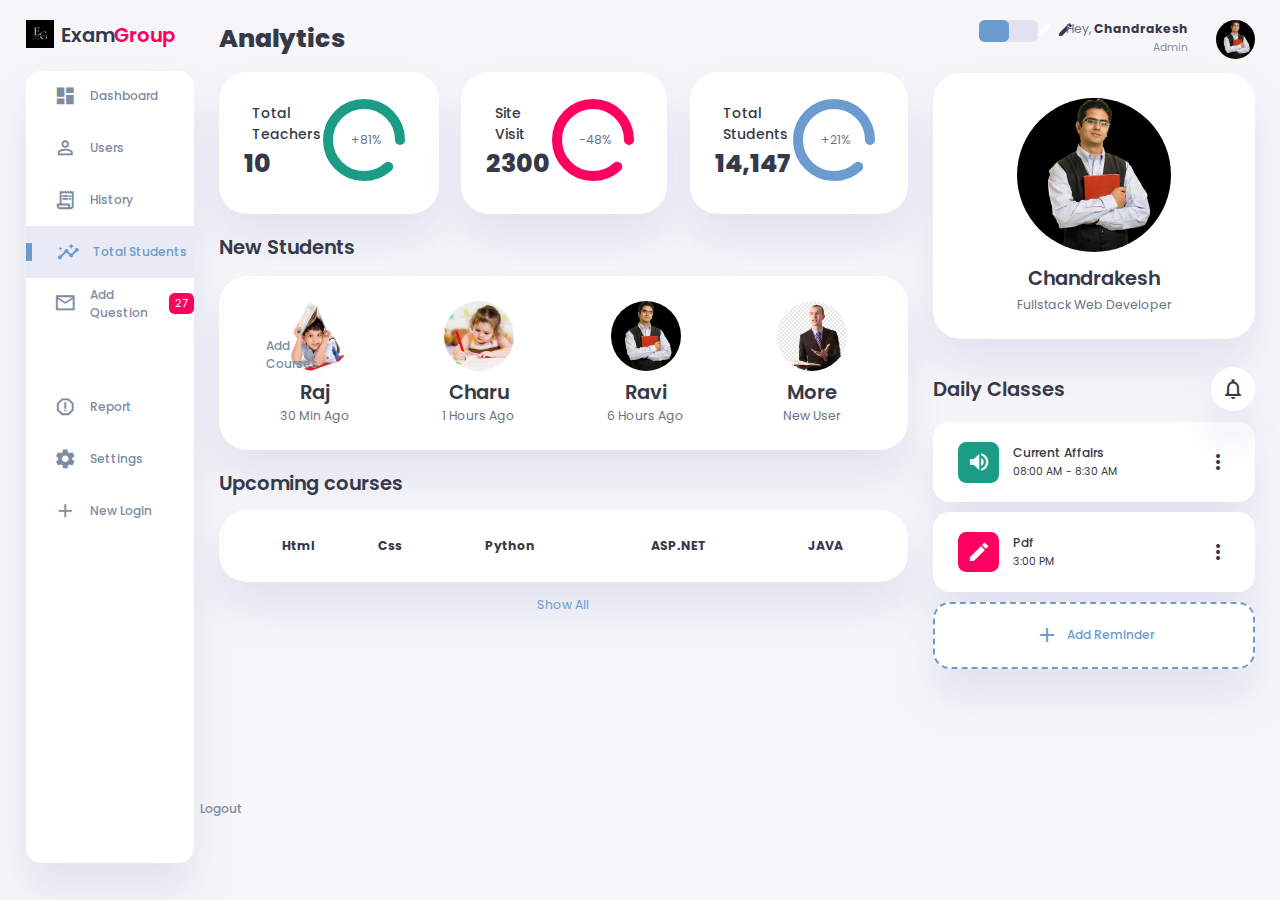
<file: online website/dashbord1.html>
<!DOCTYPE html>
<html lang="en">

<head>
    <meta charset="UTF-8">
    <meta name="viewport" content="width=device-width, initial-scale=1.0">
    <link href="https://fonts.googleapis.com/icon?family=Material+Icons+Sharp" rel="stylesheet">
    <link rel="stylesheet" href="dashbord1.css">
    <title>Responsive Dashboard Design #1 | AsmrProg</title>
</head>

<body>

    <div class="container">
        <!-- Sidebar Section -->
        <aside>
            <div class="toggle">
                <div class="logo">
                    <img src="G (1).png">
                    <h2>Exam<span class="danger">Group</span></h2>
                </div>
                <div class="close" id="close-btn">
                    <span class="material-icons-sharp">
                        close
                    </span>
                </div>
            </div>

            <div class="sidebar">
                <a href="#">
                    <span class="material-icons-sharp">
                        dashboard
                    </span>
                    <h3>Dashboard</h3>
                </a>
                <a href="#">
                    <span class="material-icons-sharp">
                        person_outline
                    </span>
                    <h3>Users</h3>
                </a>
                <a href="#">
                    <span class="material-icons-sharp">
                        receipt_long
                    </span>
                    <h3>History</h3>
                </a>
                <a href="#" class="active">
                    <span class="material-icons-sharp">
                        insights
                    </span>
                    <h3>Total Students</h3>
                </a>
                <a href="quiz.html">
                    <span class="material-icons-sharp">
                        mail_outline
                    </span>
                    <h3>Add Question</h3>
                    <span class="message-count">27</span>
                </a>
                <a href="#">
                    <span class="material-icons-sharp">
                        inventory
                    </span>
                    <h3>Add Courses</h3>
                </a>
                <a href="#">
                    <span class="material-icons-sharp">
                        report_gmailerrorred
                    </span>
                    <h3>Report</h3>
                </a>
                <a href="#">
                    <span class="material-icons-sharp">
                        settings
                    </span>
                    <h3>Settings</h3>
                </a>
                <a href="#">
                    <span class="material-icons-sharp">
                        add
                    </span>
                    <h3>New Login</h3>
                </a>
                <a href="#">
                    <span class="material-icons-sharp">
                        logout
                    </span>
                    <h3>Logout</h3>
                </a>
            </div>
        </aside>
        <!-- End of Sidebar Section -->

        <!-- Main Content -->
        <main>
            <h1>Analytics</h1>
            <!-- Analyses -->
            <div class="analyse">
                <div class="sales">
                    <div class="status">
                        <div class="info">
                            <h3>Total Teachers</h3>
                            <h1>10</h1>
                        </div>
                        <div class="progresss">
                            <svg>
                                <circle cx="38" cy="38" r="36"></circle>
                            </svg>
                            <div class="percentage">
                                <p>+81%</p>
                            </div>
                        </div>
                    </div>
                </div>
                <div class="visits">
                    <div class="status">
                        <div class="info">
                            <h3>Site Visit</h3>
                            <h1>2300</h1>
                        </div>
                        <div class="progresss">
                            <svg>
                                <circle cx="38" cy="38" r="36"></circle>
                            </svg>
                            <div class="percentage">
                                <p>-48%</p>
                            </div>
                        </div>
                    </div>
                </div>
                <div class="searches">
                    <div class="status">
                        <div class="info">
                            <h3>Total Students</h3>
                            <h1>14,147</h1>
                        </div>
                        <div class="progresss">
                            <svg>
                                <circle cx="38" cy="38" r="36"></circle>
                            </svg>
                            <div class="percentage">
                                <p>+21%</p>
                            </div>
                        </div>
                    </div>
                </div>
            </div>
            <!-- End of Analyses -->

            <!-- New Users Section -->
            <div class="new-users">
                <h2>New Students</h2>
                <div class="user-list">
                    <div class="user">
                        <img src="raj.jpg">
                        <h2>Raj</h2>
                        <p>30 Min Ago</p>
                    </div>
                    <div class="user">
                        <img src="charu.jpg">
                        <h2>Charu</h2>
                        <p>1 Hours Ago</p>
                    </div>
                    <div class="user">
                        <img src="teacher3.jpg">
                        <h2>Ravi</h2>
                        <p>6 Hours Ago</p>
                    </div>
                    <div class="user">
                        <img src="teacher2.jpg">
                        <h2>More</h2>
                        <p>New User</p>
                    </div>
                </div>
            </div>
            <!-- End of New Users Section -->

            <!-- Recent Orders Table -->
            <div class="recent-orders">
                <h2>Upcoming courses</h2>
                <table>
                    <thead>
                        <tr>
                            <th>Html</th>
                            <th>Css</th>
                            <th>Python</th>
                            <th>ASP.NET</th>
                            <th>JAVA</th>
                        </tr>
                    </thead>
                    <tbody></tbody>
                </table>
                <a href="#">Show All</a>
            </div>
            <!-- End of Recent Orders -->

        </main>
        <!-- End of Main Content -->

        <!-- Right Section -->
        <div class="right-section">
            <div class="nav">
                <button id="menu-btn">
                    <span class="material-icons-sharp">
                        menu
                    </span>
                </button>
                <div class="dark-mode">
                    <span class="material-icons-sharp active">
                        light_mode
                    </span>
                    <span class="material-icons-sharp">
                        dark_mode
                    </span>
                </div>

                <div class="profile">
                    <div class="info">
                        <p>Hey, <b>Chandrakesh</b></p>
                        <small class="text-muted">Admin</small>
                    </div>
                    <div class="profile-photo">
                        <img src="teacher3.jpg">
                    </div>
                </div>

            </div>
            <!-- End of Nav -->

            <div class="user-profile">
                <div class="logo">
                    <img src="teacher3.jpg">
                    <h2>Chandrakesh</h2>
                    <p>Fullstack Web Developer</p>
                </div>
            </div>

            <div class="reminders">
                <div class="header">
                    <h2>Daily Classes</h2>
                    <span class="material-icons-sharp">
                        notifications_none
                    </span>
                </div>

                <div class="notification">
                    <div class="icon">
                        <span class="material-icons-sharp">
                            volume_up
                        </span>
                    </div>
                    <div class="content">
                        <div class="info">
                            <h3>Current Affairs</h3>
                            <small class="text_muted">
                                08:00 AM - 8:30 AM
                            </small>
                        </div>
                        <span class="material-icons-sharp">
                            more_vert
                        </span>
                    </div>
                </div>

                <div class="notification deactive">
                    <div class="icon">
                        <span class="material-icons-sharp">
                            edit
                        </span>
                    </div>
                    <div class="content">
                        <div class="info">
                            <h3>Pdf</h3>
                            <small class="text_muted">
                                3:00 PM
                            </small>
                        </div>
                        <span class="material-icons-sharp">
                            more_vert
                        </span>
                    </div>
                </div>

                <div class="notification add-reminder">
                    <div>
                        <span class="material-icons-sharp">
                            add
                        </span>
                        <h3>Add Reminder</h3>
                    </div>
                </div>

            </div>

        </div>


    </div>

    <script src="dashbord.js"></script>
    <script src="dashbord1.js"></script>
</body>

</html>
</file>
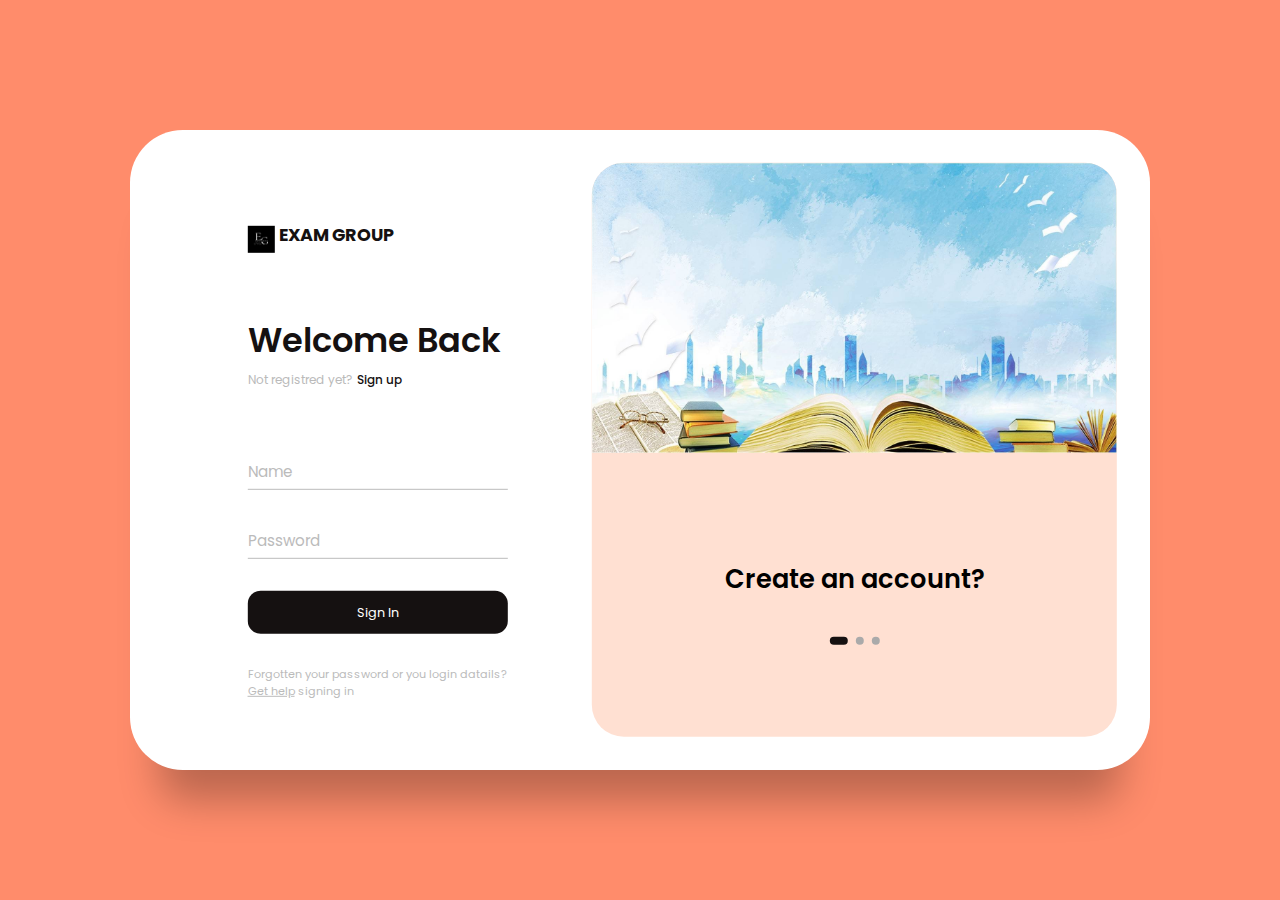
<file: online website/online quiz login page.html>
<!DOCTYPE html>
<html lang="en">
  <head>
    <meta charset="UTF-8" />
    <meta http-equiv="X-UA-Compatible" content="IE=edge" />
    <meta name="viewport" content="width=device-width, initial-scale=1.0" />
    <title>Sign in & Sign up Form</title>
    <link rel="stylesheet" href="online quiz login page.css" />
  </head>
  <body>
    <main>
      <div class="box">
        <div class="inner-box">
          <div class="forms-wrap">
            <form action="index.html" autocomplete="off" class="sign-in-form">
              <div class="logo">
                <img src="G (1).png" alt="EXAM GROUP" />
                <h4>EXAM GROUP</h4>
              </div>

              <div class="heading">
                <h2>Welcome Back</h2>
                <h6>Not registred yet?</h6>
                <a href="#" class="toggle">Sign up</a>
              </div>

              <div class="actual-form">
                <div class="input-wrap">
                  <input
                    type="text"
                    minlength="4"
                    class="input-field"
                    autocomplete="off"
                    required
                  />
                  <label>Name</label>
                </div>

                <div class="input-wrap">
                  <input
                    type="password"
                    minlength="4"
                    class="input-field"
                    autocomplete="off"
                    required
                  />
                  <label>Password</label>
                </div>

                <input type="submit" value="Sign In" class="sign-btn" />

                <p class="text">
                  Forgotten your password or you login datails?
                  <a href="#">Get help</a> signing in
                </p>
              </div>
            </form>

            <form action="index.html" autocomplete="off" class="sign-up-form">
              <div class="logo">
                <img src="G (1).png" alt="EXAM GROUP" />
                <h4>EXAM GROUP</h4>
              </div>

              <div class="heading">
                <h4>Get Started</h4>
                <h6>Already have an account?</h6>
                <a href="#" class="toggle">Sign in</a>
              </div>

              <div class="actual-form">
                <div class="input-wrap">
                  <input
                    type="text"
                    minlength="4"
                    class="input-field"
                    autocomplete="off"
                    required
                  />
                  <label>Name</label>
                </div>



                <div class="input-wrap">
                  <input
                    type="text"
                    class="input-field"
                    autocomplete="off"
                    required
                  />
                  <label>Father Name</label>
                </div>
                <div class="input-wrap">
                  <input
                    type="number"
                    class="input-field"
                    autocomplete="off"
                    required
                  />
                  <label>Mobile Number</label>
                </div>
                <div class="input-wrap">
                  <input
                    type="date"
                    class="input-field"
                    autocomplete="off"
                    required
                  />
                  <label>D.O.B.</label>
                </div>



                <div class="input-wrap">
                  <input
                    type="email"
                    class="input-field"
                    autocomplete="off"
                    required
                  />
                  <label>Email</label>
                </div>

                <div class="input-wrap">
                  <input
                    type="password"
                    minlength="4"
                    class="input-field"
                    autocomplete="off"
                    required
                  />
                  <label>Password</label>
                </div>

                <input type="submit" value="Sign Up" class="sign-btn" />

                <p class="text">
                  By signing up, I agree to the
                  <a href="#">Terms of Services</a> and
                  <a href="#">Privacy Policy</a>
                </p>
              </div>
            </form>
          </div>

          <div class="carousel">
            <div class="images-wrapper">
              <img src="book3.jpg" class="image img-1 show" alt="" />
              <img src="charu.jpg" class="image img-2" alt="" />
              <img src="book3.jpg" class="image img-3" alt="" />
            </div>

            <div class="text-slider">
              <div class="text-wrap">
                <div class="text-group">
                  <h2>Create an account?</h2>
                  <h2>Customize as you like</h2>
                  <h2>Invite students to your Website</h2>
                </div>
              </div>

              <div class="bullets">
                <span class="active" data-value="1"></span>
                <span data-value="2"></span>
                <span data-value="3"></span>
              </div>
            </div>
          </div>
        </div>
      </div>
    </main>

    <!-- Javascript file -->

    <script src="online quiz login page.js"></script>
  </body>
</html>
</file>
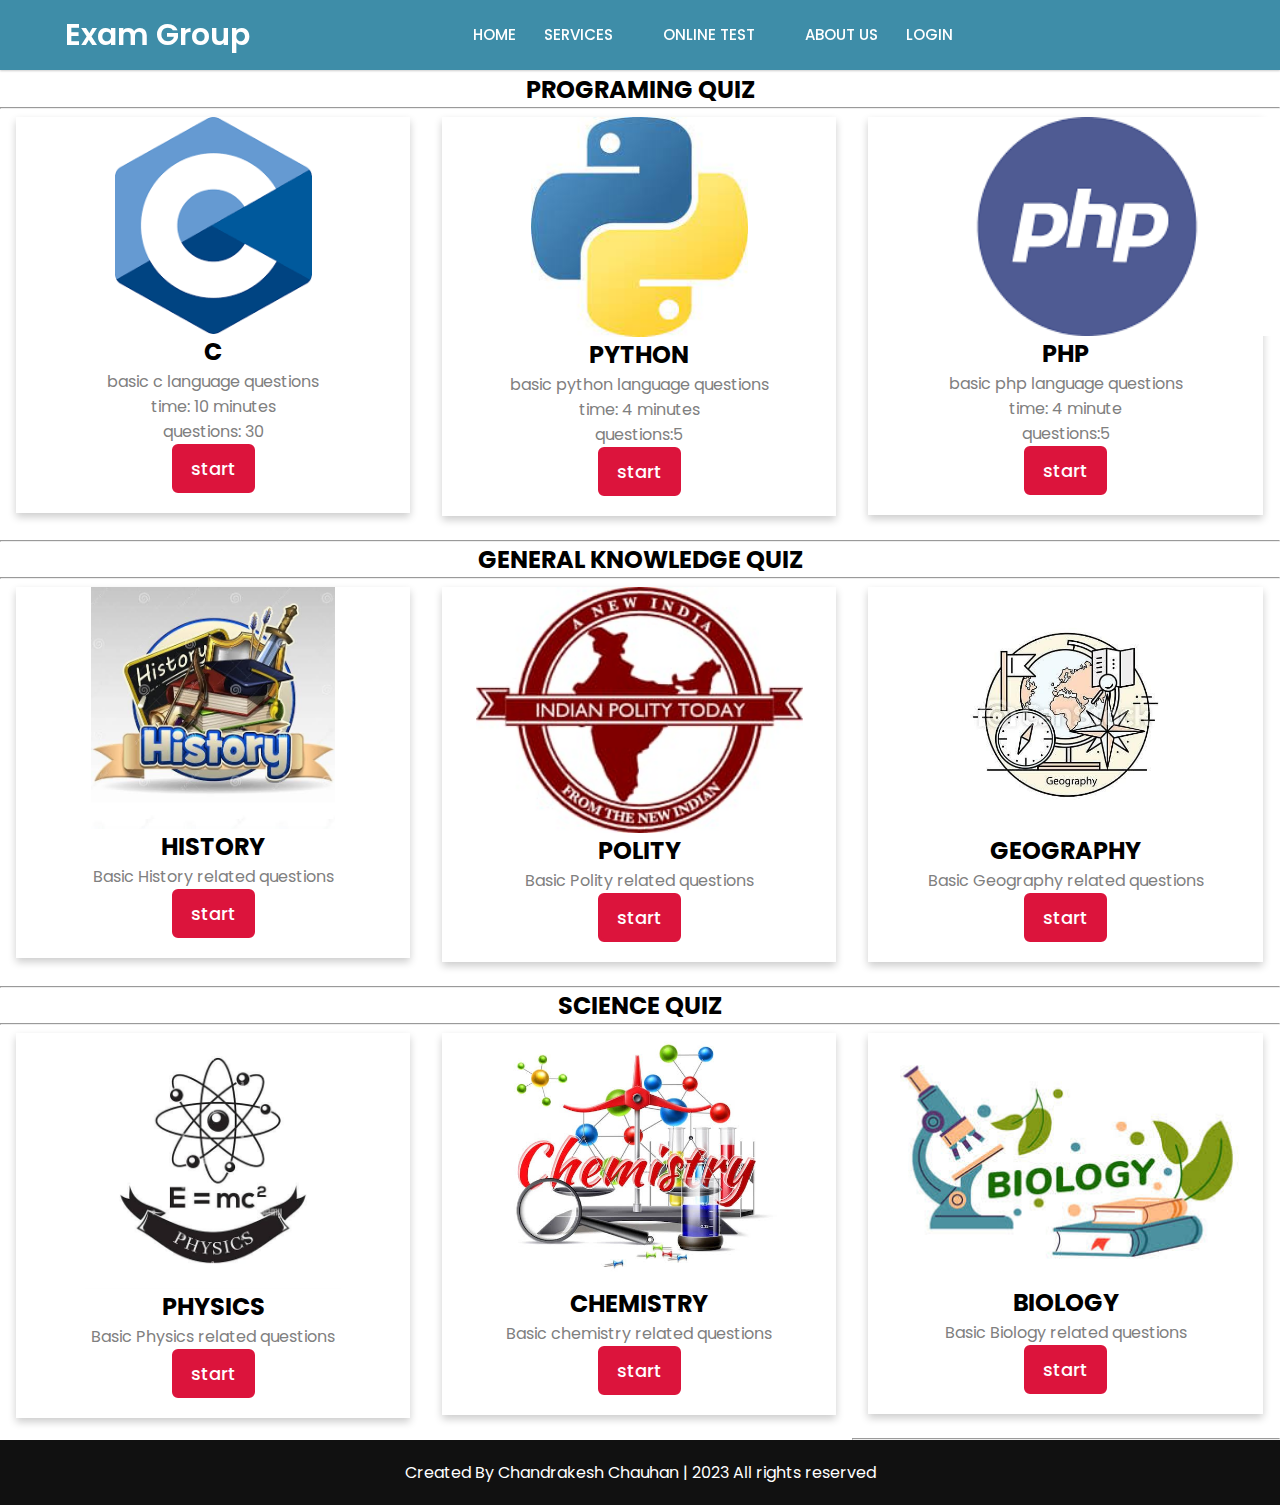
<file: online website/topic1.html>
<!DOCTYPE html>
<html>
<head>
<meta name="viewport" content="width=device-width, initial-scale=1">
<style>
  
body {
  font-family: Arial, Helvetica, sans-serif;
  margin: 0;
  
}

html {
  box-sizing: border-box;
}
/* navbar */



/* topic content */

*, *:before, *:after {
  box-sizing: inherit;
}

/* new property */
.programing{
margin-top: 70px;
}


.column {
  float: left;
  width: 33.3%;
  margin-bottom: 16px;
  padding: 0 8px;
}

.card {
  box-shadow: 0 4px 8px 0 rgba(0, 0, 0, 0.2);
  margin: 8px;
}

.about-section {
  padding: 50px;
  text-align: center;
  background-color: crimson;
  color: white;
}

.container {
  padding: 0 16px;
}

.container::after, .row::after {
  content: "";
  clear: both;
  display: table;
}

.title {
  color: grey;
}

.button {    display: inline-block;
    background-color: crimson;
    color: white;
    font-size: 18px;
    font-weight: 500;
    padding: 8px 16px;
    margin-bottom: 20px;
    border-radius: 6px;
    border: 3px solid crimson;
    transition: all 0.3s ease;
}


.button:hover {
  background-color: black;
}

@media screen and (max-width: 650px) {
  .column {
    width: auto;
    display: block;
  }
}
img {
  display: block;
  margin-left: auto;
  margin-right: auto;
}

.logout{
  display: flex;
  float: right;
  text-decoration: none;
  color: white;
  transition: all 0.3s ease;
  padding: 8px;
  border-radius: 6px;
  top: 15px;
  margin: 15px;
}

.logout:hover{
  color: black;
  background-color: white;
}
h1{
  text-align: center;
}
footer{
    background: #111;
    padding: 20px 23px;
    color: white;
    text-align: center;
}
</style>
<link rel="stylesheet" href="responsive navbar1.css" />
</head>
<body>
  <!--<a href="logout.php" class="logout">LOGOUT</a>
  <div class="about-section">
  <h1> Quizers Quiz</h1>
  <p> PROGRAMMING QUIZ</p>
  <p>  MOVIE QUIZ </p>
  <p> sports quiz </p>
</div>-->

<!--navbar-->

<!--<main class="main">
    <header class="header">
        <p href="a" class="logo">Exam Group</p>
        
        <nav class="navbar">

            <a href="test code.html" >Home</a>
            <a href="topic1.html" class="active">Services</a>
            <a href="dashbord1.html">DashBoard</a>
            <a href="about.html">About</a>
            <a href="online quiz login page.html">Login</a>
        </nav>
    </header>-->

    <nav>
      <div class="navbar">
        <i class='bx bx-menu'></i>
        <div class="logo"><a href="responsive navbar1.html">Exam Group</a></div>
        <div class="nav-links">
          <div class="sidebar-logo">
            <span class="logo-name">Exam Group</span>
            <i class='bx bx-x' ></i>
          </div>
          <ul class="links">
            <li><a href="test code.html">HOME</a></li>
            <li>
              <a href="topic1.html">SERVICES</a>
              <i class='bx bxs-chevron-down htmlcss-arrow arrow  '></i>
              <ul class="htmlCss-sub-menu sub-menu">
                <li><a href="dashbord1.html">DASHBOARD</a></li>
                <li><a href="gkquiz.html">SCIENCE</a></li>
                <li><a href="gk.html">SPORTS</a></li>
                <li class="more">
                  <span><a href="#">More</a>
                  <i class='bx bxs-chevron-right arrow more-arrow'></i>
                </span>
                  <ul class="more-sub-menu sub-menu">
                    <li><a href="gk.html">PROGRAMING</a></li>
                    <li><a href="gkquiz.html">CURRENT AFFAIR</a></li>
                    <li><a href="gkquiz.html">REASONING</a></li>
                  </ul>
                </li>
              </ul>
            </li>
            <li>
              <a href="quiz.html">ONLINE TEST</a>
              <i class='bx bxs-chevron-down js-arrow arrow '></i>
              <ul class="js-sub-menu sub-menu">
                <li><a href="quiz.html">GK</a></li>
                <li><a href="gk.html">MATH</a></li>
                <li><a href="gkquiz.html">SCIENCE</a></li>
                <li><a href="gk.html">Complete </a></li>
              </ul>
            </li>
            <li><a href="about.html">ABOUT US</a></li>
            <li><a href="online quiz login page.html">LOGIN</a></li>
          </ul>
        </div>
        <div class="search-box">
          <i class='bx bx-search'></i>
          <div class="input-box">
            <input type="text" placeholder="Search...">
          </div>
        </div>
      </div>
    </nav>
    <script src="responsive navbar1.js"></script>

<!--PROGRAMING -->
<hr>
<h2 style="text-align:center" class="programing"> PROGRAMING QUIZ  </h2>
<hr>
<div class="row">
  <div class="column">
    <div class="card">
     <img src="Clanguage.png" alt="2014" style="width:50%" height=":50%" >
      <div class="container">
        <center><h2>C </h2><center>
       <center> <p class="title"> basic c language questions <br> time: 10 minutes <br> questions: 30</p></center>
    <center>    <a href="gk.html"> <button class="button" > start</p></button></center></a>
       
      </div>
    </div>
  </div>

  <div class="row">
  <div class="column">
    <div class="card">
     <img src="[data-uri]" alt="2014" style="width:55%" height=":50%" >
      <div class="container">
        <center><h2> PYTHON </h2><center>
       <center> <p class="title"> basic python language questions  <br>time: 4 minutes <br> questions:5 </p></center>
    <center>    <a href="gk.html"> <button class="button" > start</p></button></center></a>
       
     </div>
    </div>
  </div>

  <div class="row">
  <div class="column">
    <div class="card">
     <img src="[data-uri]" alt="2014" style="width:111%"  height=":50%" >
      <div class="container">
        <center><h2> PHP </h2><center>
       <center> <p class="title"> basic php language questions <br> time: 4 minute <br> questions:5</p></center>
    <center>    <a href="gk.html"> <button class="button" > start</p></button></center></a>
       </div>
      </div>
    </div>
  </div>

  <!--GENERAL KNOWLEDGE-->
<hr>
  <h2 style="text-align:center"> GENERAL KNOWLEDGE QUIZ  </h2>
  <hr>
  <div class="row">
  <div class="column">
    <div class="card">
     <img src="history.jpg" alt="HISTORY" style="width:62%" height=":50%" >
      <div class="container">
        <center><h2>HISTORY</h2><center>
       <center> <p class="title"> Basic History related questions</p></center>
    <center>    <a href="gkquiz.html"> <button class="button" > start</p></button></center></a>
       
      </div>
    </div>
  </div>

  <div class="row">
  <div class="column">
    <div class="card">
     <img src="polity.jpg" alt="POLITY" style="width:83%" height=":50%" >
      <div class="container">
        <center><h2>POLITY</h2><center>
       <center> <p class="title"> Basic Polity related questions</p></center>
    <center>    <a href="gkquiz.html"> <button class="button" > start</p></button></center></a>
       
      </div>
    </div>
  </div>

  <div class="row">
  <div class="column">
    <div class="card">
     <img src="geography.jpg" alt="GEOGRAPHY" style="width:65%" height=":50%" >
      <div class="container">
        <center><h2>GEOGRAPHY</h2><center>
       <center> <p class="title"> Basic Geography related questions</p></center>
    <center>    <a href="gkquiz.html"> <button class="button" > start</p></button></center></a>
       
      </div>
    </div>
  </div>

<!--SCIENCE-->
  <hr>
  <h2 style="text-align:center"> SCIENCE QUIZ  </h2>
  <hr>
  <div class="row">
  <div class="column">
    <div class="card">
     <img src="physics.jpg" alt="PHYSICS" style="width:65%" height=":50%" >
      <div class="container">
        <center><h2>PHYSICS</h2><center>
       <center> <p class="title"> Basic Physics related questions</p></center>
    <center>    <a href="gkquiz.html"> <button class="button" > start</p></button></center></a>
       
      </div>
    </div>
  </div>

  <div class="row">
  <div class="column">
    <div class="card">
     <img src="chemistry.jpg" alt="CHEMISTRY" style="width:83%" height=":50%" >
      <div class="container">
        <center><h2>CHEMISTRY</h2><center>
       <center> <p class="title"> Basic chemistry related questions</p></center>
    <center>    <a href="gkquiz.html"> <button class="button" > start</p></button></center></a>
       
      </div>
    </div>
  </div>

  <div class="row">
  <div class="column">
    <div class="card">
     <img src="biology.jpg" alt="BIOLOGY" style="width:100%" height=":50%" >
      <div class="container">
        <center><h2>BIOLOGY</h2><center>
       <center> <p class="title"> Basic Biology related questions</p></center>
    <center>    <a href="gk"> <button class="button" > start</p></button></center></a>
       
      </div>
    </div>
  </div>



  
  <!--FOOTER-->
<hr>
  <footer>
      <p>Created By Chandrakesh Chauhan  |  2023 All rights reserved</p>
  </footer>
</body>
</html>
</body>
</html>
</file>
<file: online website/dashbord1.css>
@import url('https://fonts.googleapis.com/css2?family=Poppins:wght@300;400;500;600;700;800&display=swap');

:root{
    --color-primary: #6C9BCF;
    --color-danger: #FF0060;
    --color-success: #1B9C85;
    --color-warning: #F7D060;
    --color-white: #fff;
    --color-info-dark: #7d8da1;
    --color-dark: #363949;
    --color-light: rgba(132, 139, 200, 0.18);
    --color-dark-variant: #677483;
    --color-background: #f6f6f9;

    --card-border-radius: 2rem;
    --border-radius-1: 0.4rem;
    --border-radius-2: 1.2rem;

    --card-padding: 1.8rem;
    --padding-1: 1.2rem;

    --box-shadow: 0 2rem 3rem var(--color-light);
}

.dark-mode-variables{
    --color-background: #181a1e;
    --color-white: #202528;
    --color-dark: #edeffd;
    --color-dark-variant: #a3bdcc;
    --color-light: rgba(0, 0, 0, 0.4);
    --box-shadow: 0 2rem 3rem var(--color-light);
}

*{
    margin: 0;
    padding: 0;
    outline: 0;
    appearance: 0;
    border: 0;
    text-decoration: none;
    box-sizing: border-box;
}

html{
    font-size: 14px;
}

body{
    width: 100vw;
    height: 100vh;
    font-family: 'Poppins', sans-serif;
    font-size: 0.88rem;
    user-select: none;
    overflow-x: hidden;
    color: var(--color-dark);
    background-color: var(--color-background);
}

a{
    color: var(--color-dark);
}

img{
    display: block;
    width: 100%;
    object-fit: cover;
}

h1{
    font-weight: 800;
    font-size: 1.8rem;
}

h2{
    font-weight: 600;
    font-size: 1.4rem;
}

h3{
    font-weight: 500;
    font-size: 0.87rem;
}

small{
    font-size: 0.76rem;
}

p{
    color: var(--color-dark-variant);
}

b{
    color: var(--color-dark);
}

.text-muted{
    color: var(--color-info-dark);
}

.primary{
    color: var(--color-primary);
}

.danger{
    color: var(--color-danger);
}

.success{
    color: var(--color-success);
}

.warning{
    color: var(--color-warning);
}

.container{
    display: grid;
    width: 96%;
    margin: 0 auto;
    gap: 1.8rem;
    grid-template-columns: 12rem auto 23rem;
}

aside{
    height: 100vh;
}

aside .toggle{
    display: flex;
    align-items: center;
    justify-content: space-between;
    margin-top: 1.4rem;
}

aside .toggle .logo{
    display: flex;
    gap: 0.5rem;
}

aside .toggle .logo img{
    width: 2rem;
    height: 2rem;
}

aside .toggle .close{
    padding-right: 1rem;
    display: none;
}

aside .sidebar{
    display: flex;
    flex-direction: column;
    background-color: var(--color-white);
    box-shadow: var(--box-shadow);
    border-radius: 15px;
    height: 88vh;
    position: relative;
    top: 1.5rem;
    transition: all 0.3s ease;
}

aside .sidebar:hover{
    box-shadow: none;
}

aside .sidebar a{
    display: flex;
    align-items: center;
    color: var(--color-info-dark);
    height: 3.7rem;
    gap: 1rem;
    position: relative;
    margin-left: 2rem;
    transition: all 0.3s ease;
}

aside .sidebar a span{
    font-size: 1.6rem;
    transition: all 0.3s ease;
}

aside .sidebar a:last-child{
    position: absolute;
    bottom: 2rem;
    width: 100%;
}

aside .sidebar a.active{
    width: 100%;
    color: var(--color-primary);
    background-color: var(--color-light);
    margin-left: 0;
}

aside .sidebar a.active::before{
    content: '';
    width: 6px;
    height: 18px;
    background-color: var(--color-primary);
}

aside .sidebar a.active span{
    color: var(--color-primary);
    margin-left: calc(1rem - 3px);
}

aside .sidebar a:hover{
    color: var(--color-primary);
}

aside .sidebar a:hover span{
    margin-left: 0.6rem;
}

aside .sidebar .message-count{
    background-color: var(--color-danger);
    padding: 2px 6px;
    color: var(--color-white);
    font-size: 11px;
    border-radius: var(--border-radius-1);
}

main{
    margin-top: 1.4rem;
}

main .analyse{
    display: grid;
    grid-template-columns: repeat(3, 1fr);
    gap: 1.6rem;
}

main .analyse > div{
    background-color: var(--color-white);
    padding: var(--card-padding);
    border-radius: var(--card-border-radius);
    margin-top: 1rem;
    box-shadow: var(--box-shadow);
    cursor: pointer;
    transition: all 0.3s ease;
}

main .analyse > div:hover{
    box-shadow: none;
}

main .analyse > div .status{
    display: flex;
    align-items: center;
    justify-content: space-between;
}

main .analyse h3{
    margin-left: 0.6rem;
    font-size: 1rem;
}

main .analyse .progresss{
    position: relative;
    width: 92px;
    height: 92px;
    border-radius: 50%;
}

main .analyse svg{
    width: 7rem;
    height: 7rem;
}

main .analyse svg circle{
    fill: none;
    stroke-width: 10;
    stroke-linecap: round;
    transform: translate(5px, 5px);
}

main .analyse .sales svg circle{
    stroke: var(--color-success);
    stroke-dashoffset: -30;
    stroke-dasharray: 200;
}

main .analyse .visits svg circle{
    stroke: var(--color-danger);
    stroke-dashoffset: -30;
    stroke-dasharray: 200;
}

main .analyse .searches svg circle{
    stroke: var(--color-primary);
    stroke-dashoffset: -30;
    stroke-dasharray: 200;
}

main .analyse .progresss .percentage{
    position: absolute;
    top: -3px;
    left: -1px;
    display: flex;
    align-items: center;
    justify-content: center;
    height: 100%;
    width: 100%;
}

main .new-users{
    margin-top: 1.3rem;
}

main .new-users .user-list{
    background-color: var(--color-white);
    padding: var(--card-padding);
    border-radius: var(--card-border-radius);
    margin-top: 1rem;
    box-shadow: var(--box-shadow);
    display: flex;
    justify-content: space-around;
    flex-wrap: wrap;
    gap: 1.4rem;
    cursor: pointer;
    transition: all 0.3s ease;
}

main .new-users .user-list:hover{
    box-shadow: none;
}

main .new-users .user-list .user{
    display: flex;
    flex-direction: column;
    align-items: center;
    justify-content: center;
}

main .new-users .user-list .user img{
    width: 5rem;
    height: 5rem;
    margin-bottom: 0.4rem;
    border-radius: 50%;
}

main .recent-orders{
    margin-top: 1.3rem;
}

main .recent-orders h2{
    margin-bottom: 0.8rem;
}

main .recent-orders table{
    background-color: var(--color-white);
    width: 100%;
    padding: var(--card-padding);
    text-align: center;
    box-shadow: var(--box-shadow);
    border-radius: var(--card-border-radius);
    transition: all 0.3s ease;
}

main .recent-orders table:hover{
    box-shadow: none;
}

main table tbody td{
    height: 2.8rem;
    border-bottom: 1px solid var(--color-light);
    color: var(--color-dark-variant);
}

main table tbody tr:last-child td{
    border: none;
}

main .recent-orders a{
    text-align: center;
    display: block;
    margin: 1rem auto;
    color: var(--color-primary);
}

.right-section{
    margin-top: 1.4rem;
}

.right-section .nav{
    display: flex;
    justify-content: end;
    gap: 2rem;
}

.right-section .nav button{
    display: none;
}

.right-section .dark-mode{
    background-color: var(--color-light);
    display: flex;
    justify-content: space-between;
    align-items: center;
    height: 1.6rem;
    width: 4.2rem;
    cursor: pointer;
    border-radius: var(--border-radius-1);
}

.right-section .dark-mode span{
    font-size: 1.2rem;
    width: 50%;
    height: 100%;
    display: flex;
    align-items: center;
    justify-content: center;
}

.right-section .dark-mode span.active{
    background-color: var(--color-primary);
    color: white;
    border-radius: var(--border-radius-1);
}

.right-section .nav .profile{
    display: flex;
    gap: 2rem;
    text-align: right;
}

.right-section .nav .profile .profile-photo{
    width: 2.8rem;
    height: 2.8rem;
    border-radius: 50%;
    overflow: hidden;
}

.right-section .user-profile{
    display: flex;
    justify-content: center;
    text-align: center;
    margin-top: 1rem;
    background-color: var(--color-white);
    padding: var(--card-padding);
    border-radius: var(--card-border-radius);
    box-shadow: var(--box-shadow);
    cursor: pointer;
    transition: all 0.3s ease;
}

.right-section .user-profile:hover{
    box-shadow: none;
}

.right-section .user-profile img{
    width: 11rem;
    height: auto;
    margin-bottom: 0.8rem;
    border-radius: 50%;
}

.right-section .user-profile h2{
    margin-bottom: 0.2rem;
}

.right-section .reminders{
    margin-top: 2rem;
}

.right-section .reminders .header{
    display: flex;
    align-items: center;
    justify-content: space-between;
    margin-bottom: 0.8rem;
}

.right-section .reminders .header span{
    padding: 10px;
    box-shadow: var(--box-shadow);
    background-color: var(--color-white);
    border-radius: 50%;
}

.right-section .reminders .notification{
    background-color: var(--color-white);
    display: flex;
    align-items: center;
    gap: 1rem;
    margin-bottom: 0.7rem;
    padding: 1.4rem var(--card-padding);
    border-radius: var(--border-radius-2);
    box-shadow: var(--box-shadow);
    cursor: pointer;
    transition: all 0.3s ease;
}

.right-section .reminders .notification:hover{
    box-shadow: none;
}

.right-section .reminders .notification .content{
    display: flex;
    justify-content: space-between;
    align-items: center;
    margin: 0;
    width: 100%;
}

.right-section .reminders .notification .icon{
    padding: 0.6rem;
    color: var(--color-white);
    background-color: var(--color-success);
    border-radius: 20%;
    display: flex;
}

.right-section .reminders .notification.deactive .icon{
    background-color: var(--color-danger);
}

.right-section .reminders .add-reminder{
    background-color: var(--color-white);
    border: 2px dashed var(--color-primary);
    color: var(--color-primary);
    display: flex;
    align-items: center;
    justify-content: center;
    cursor: pointer;
}

.right-section .reminders .add-reminder:hover{
    background-color: var(--color-primary);
    color: white;
}

.right-section .reminders .add-reminder div{
    display: flex;
    align-items: center;
    gap: 0.6rem;
}

@media screen and (max-width: 1200px) {
    .container{
        width: 95%;
        grid-template-columns: 7rem auto 23rem;
    }

    aside .logo h2{
        display: none;
    }

    aside .sidebar h3{
        display: none;
    }

    aside .sidebar a{
        width: 5.6rem;
    }

    aside .sidebar a:last-child{
        position: relative;
        margin-top: 1.8rem;
    }

    main .analyse{
        grid-template-columns: 1fr;
        gap: 0;
    }

    main .new-users .user-list .user{
        flex-basis: 40%;
    }

    main .recent-orders {
        width: 94%;
        position: absolute;
        left: 50%;
        transform: translateX(-50%);
        margin: 2rem 0 0 0.8rem;
    }

    main .recent-orders table{
        width: 83vw;
    }

    main table thead tr th:last-child,
    main table thead tr th:first-child{
        display: none;
    }

    main table tbody tr td:last-child,
    main table tbody tr td:first-child{
        display: none;
    }

}

@media screen and (max-width: 768px) {
    .container{
        width: 100%;
        grid-template-columns: 1fr;
        padding: 0 var(--padding-1);
    }

    aside{
        position: fixed;
        background-color: var(--color-white);
        width: 15rem;
        z-index: 3;
        box-shadow: 1rem 3rem 4rem var(--color-light);
        height: 100vh;
        left: -100%;
        display: none;
        animation: showMenu 0.4s ease forwards;
    }

    @keyframes showMenu {
       to{
        left: 0;
       } 
    }

    aside .logo{
        margin-left: 1rem;
    }

    aside .logo h2{
        display: inline;
    }

    aside .sidebar h3{
        display: inline;
    }

    aside .sidebar a{
        width: 100%;
        height: 3.4rem;
    }

    aside .sidebar a:last-child{
        position: absolute;
        bottom: 5rem;
    }

    aside .toggle .close{
        display: inline-block;
        cursor: pointer;
    }

    main{
        margin-top: 8rem;
        padding: 0 1rem;
    }

    main .new-users .user-list .user{
        flex-basis: 35%;
    }

    main .recent-orders{
        position: relative;
        margin: 3rem 0 0 0;
        width: 100%;
    }

    main .recent-orders table{
        width: 100%;
        margin: 0;
    }

    .right-section{
        width: 94%;
        margin: 0 auto 4rem;
    }

    .right-section .nav{
        position: fixed;
        top: 0;
        left: 0;
        align-items: center;
        background-color: var(--color-white);
        padding: 0 var(--padding-1);
        height: 4.6rem;
        width: 100%;
        z-index: 2;
        box-shadow: 0 1rem 1rem var(--color-light);
        margin: 0;
    }

    .right-section .nav .dark-mode{
        width: 4.4rem;
        position: absolute;
        left: 66%;
    }

    .right-section .profile .info{
        display: none;
    }

    .right-section .nav button{
        display: inline-block;
        background-color: transparent;
        cursor: pointer;
        color: var(--color-dark);
        position: absolute;
        left: 1rem;
    }

    .right-section .nav button span{
        font-size: 2rem;
    }

}
</file>
<file: online website/online quiz login page.css>
@import url("https://fonts.googleapis.com/css2?family=Poppins:wght@200;300;400;500;600;700;800&display=swap");

*,
*::before,
*::after {
  padding: 0;
  margin: 0;
  box-sizing: border-box;
}

body,
input {
  font-family: "Poppins", sans-serif;
}

main {
  width: 100%;
  min-height: 100vh;
  overflow: hidden;
  background-color: #ff8c6b;
  padding: 2rem;
  display: flex;
  align-items: center;
  justify-content: center;
}

.box {
  position: relative;
  width: 100%;
  max-width: 1020px;
  height: 640px;
  background-color: #fff;
  border-radius: 3.3rem;
  box-shadow: 0 60px 40px -30px rgba(0, 0, 0, 0.27);
}

.inner-box {
  position: absolute;
  width: calc(100% - 4.1rem);
  height: calc(100% - 4.1rem);
  top: 50%;
  left: 50%;
  transform: translate(-50%, -50%);
}

.forms-wrap {
  position: absolute;
  height: 100%;
  width: 45%;
  top: 0;
  left: 0;
  display: grid;
  grid-template-columns: 1fr;
  grid-template-rows: 1fr;
  transition: 0.8s ease-in-out;
}

form {
  max-width: 260px;
  width: 100%;
  margin: 0 auto;
  height: 100%;
  display: flex;
  flex-direction: column;
  justify-content: space-evenly;
  grid-column: 1 / 2;
  grid-row: 1 / 2;
  transition: opacity 0.02s 0.4s;
}

form.sign-up-form {
  opacity: 0;
  pointer-events: none;
}

.logo {
  display: flex;
  align-items: center;
}

.logo img {
  width: 27px;
  margin-right: 0.3rem;
}

.logo h4 {
  font-size: 1.1rem;
  margin-top: -9px;
  letter-spacing: -0.5px;
  color: #151111;
}

.heading h2 {
  font-size: 2.1rem;
  font-weight: 600;
  color: #151111;
}

.heading h6 {
  color: #bababa;
  font-weight: 400;
  font-size: 0.75rem;
  display: inline;
}

.toggle {
  color: #151111;
  text-decoration: none;
  font-size: 0.75rem;
  font-weight: 500;
  transition: 0.3s;
}

.toggle:hover {
  color: #8371fd;
}

.input-wrap {
  position: relative;
  height: 37px;
  margin-bottom: 2rem;
}

.input-field {
  position: absolute;
  width: 100%;
  height: 100%;
  background: none;
  border: none;
  outline: none;
  border-bottom: 1px solid #bbb;
  padding: 0;
  font-size: 0.95rem;
  color: #151111;
  transition: 0.4s;
}

label {
  position: absolute;
  left: 0;
  top: 50%;
  transform: translateY(-50%);
  font-size: 0.95rem;
  color: #bbb;
  pointer-events: none;
  transition: 0.4s;
}

.input-field.active {
  border-bottom-color: #151111;
}

.input-field.active + label {
  font-size: 0.75rem;
  top: -2px;
}

.sign-btn {
  display: inline-block;
  width: 100%;
  height: 43px;
  background-color: #151111;
  color: #fff;
  border: none;
  cursor: pointer;
  border-radius: 0.8rem;
  font-size: 0.8rem;
  margin-bottom: 2rem;
  transition: 0.3s;
}

.sign-btn:hover {
  background-color: #8371fd;
}

.text {
  color: #bbb;
  font-size: 0.7rem;
}

.text a {
  color: #bbb;
  transition: 0.3s;
}

.text a:hover {
  color: #8371fd;
}

main.sign-up-mode form.sign-in-form {
  opacity: 0;
  pointer-events: none;
}

main.sign-up-mode form.sign-up-form {
  opacity: 1;
  pointer-events: all;
}

main.sign-up-mode .forms-wrap {
  left: 55%;
}

main.sign-up-mode .carousel {
  left: 0%;
}

.carousel {
  position: absolute;
  height: 100%;
  width: 55%;
  left: 45%;
  top: 0;
  background-color: #ffe0d2;
  border-radius: 2rem;
  display: grid;
  grid-template-rows: auto 1fr;
  padding-bottom: 2rem;
  overflow: hidden;
  transition: 0.8s ease-in-out;
}

.images-wrapper {
  display: grid;
  grid-template-columns: 1fr;
  grid-template-rows: 1fr;
}

.image {
  width: 100%;
  grid-column: 1/2;
  grid-row: 1/2;
  opacity: 0;
  transition: opacity 0.3s, transform 0.5s;
}

.img-1 {
  transform: translate(0, -50px);
}

.img-2 {
  transform: scale(0.4, 0.5);
}

.img-3 {
  transform: scale(0.3) rotate(-20deg);
}

.image.show {
  opacity: 1;
  transform: none;
}

.text-slider {
  display: flex;
  align-items: center;
  justify-content: center;
  flex-direction: column;
}

.text-wrap {
  max-height: 2.2rem;
  overflow: hidden;
  margin-bottom: 2.5rem;
}

.text-group {
  display: flex;
  flex-direction: column;
  text-align: center;
  transform: translateY(0);
  transition: 0.5s;
}

.text-group h2 {
  line-height: 2.2rem;
  font-weight: 600;
  font-size: 1.6rem;
}

.bullets {
  display: flex;
  align-items: center;
  justify-content: center;
}

.bullets span {
  display: block;
  width: 0.5rem;
  height: 0.5rem;
  background-color: #aaa;
  margin: 0 0.25rem;
  border-radius: 50%;
  cursor: pointer;
  transition: 0.3s;
}

.bullets span.active {
  width: 1.1rem;
  background-color: #151111;
  border-radius: 1rem;
}

@media (max-width: 850px) {
  .box {
    height: auto;
    max-width: 550px;
    overflow: hidden;
  }

  .inner-box {
    position: static;
    transform: none;
    width: revert;
    height: revert;
    padding: 2rem;
  }

  .forms-wrap {
    position: revert;
    width: 100%;
    height: auto;
  }

  form {
    max-width: revert;
    padding: 1.5rem 2.5rem 2rem;
    transition: transform 0.8s ease-in-out, opacity 0.45s linear;
  }

  .heading {
    margin: 2rem 0;
  }

  form.sign-up-form {
    transform: translateX(100%);
  }

  main.sign-up-mode form.sign-in-form {
    transform: translateX(-100%);
  }

  main.sign-up-mode form.sign-up-form {
    transform: translateX(0%);
  }

  .carousel {
    position: revert;
    height: auto;
    width: 100%;
    padding: 3rem 2rem;
    display: flex;
  }

  .images-wrapper {
    display: none;
  }

  .text-slider {
    width: 100%;
  }
}

@media (max-width: 530px) {
  main {
    padding: 1rem;
  }

  .box {
    border-radius: 2rem;
  }

  .inner-box {
    padding: 1rem;
  }

  .carousel {
    padding: 1.5rem 1rem;
    border-radius: 1.6rem;
  }

  .text-wrap {
    margin-bottom: 1rem;
  }

  .text-group h2 {
    font-size: 1.2rem;
  }

  form {
    padding: 1rem 2rem 1.5rem;
  }
}
</file>
<file: online website/responsive navbar1.css>
/* Googlefont Poppins CDN Link */
@import url('https://fonts.googleapis.com/css2?family=Poppins:wght@200;300;400;500;600;700&display=swap');
*{
  margin: 0;
  padding: 0;
  box-sizing: border-box;
  font-family: 'Poppins', sans-serif;
}
body{
  min-height: 100vh;
}
nav{
  position: fixed;
  top: 0;
  left: 0;
  width: 100%;
  height: 100%;
  height: 70px;
  background: #3E8DA8;
  box-shadow: 0 1px 2px rgba(0, 0, 0, 0.2);
  z-index: 99;
}
nav .navbar{
  height: 100%;
  max-width: 1250px;
  width: 100%;
  display: flex;
  align-items: center;
  justify-content: space-between;
  margin: auto;
  /* background: red; */
  padding: 0 50px;
}
.navbar .logo a{
  font-size: 30px;
  color: #fff;
  text-decoration: none;
  font-weight: 600;
}
nav .navbar .nav-links{
  line-height: 70px;
  height: 100%;
}
nav .navbar .links{
  display: flex;
}
nav .navbar .links li{
  position: relative;
  display: flex;
  align-items: center;
  justify-content: space-between;
  list-style: none;
  padding: 0 14px;
}
nav .navbar .links li a{
  height: 100%;
  text-decoration: none;
  white-space: nowrap;
  color: #fff;
  font-size: 15px;
  font-weight: 500;
}
.links li:hover .htmlcss-arrow,
.links li:hover .js-arrow{
  transform: rotate(180deg);
  }

nav .navbar .links li .arrow{
  /* background: red; */
  height: 100%;
  width: 22px;
  line-height: 70px;
  text-align: center;
  display: inline-block;
  color: #fff;
  transition: all 0.3s ease;
}
nav .navbar .links li .sub-menu{
  position: absolute;
  top: 70px;
  left: 0;
  line-height: 40px;
  background: #3E8DA8;
  box-shadow: 0 1px 2px rgba(0, 0, 0, 0.2);
  border-radius: 0 0 4px 4px;
  display: none;
  z-index: 2;
}
nav .navbar .links li:hover .htmlCss-sub-menu,
nav .navbar .links li:hover .js-sub-menu{
  display: block;
}
.navbar .links li .sub-menu li{
  padding: 0 22px;
  border-bottom: 1px solid rgba(255,255,255,0.1);
}
.navbar .links li .sub-menu a{
  color: #fff;
  font-size: 15px;
  font-weight: 500;
}
.navbar .links li .sub-menu .more-arrow{
  line-height: 40px;
}
.navbar .links li .htmlCss-more-sub-menu{
  /* line-height: 40px; */
}
.navbar .links li .sub-menu .more-sub-menu{
  position: absolute;
  top: 0;
  left: 100%;
  border-radius: 0 4px 4px 4px;
  z-index: 1;
  display: none;
}
.links li .sub-menu .more:hover .more-sub-menu{
  display: block;
}
.navbar .search-box{
  position: relative;
   height: 40px;
  width: 40px;
}
.navbar .search-box i{
  position: absolute;
  height: 100%;
  width: 100%;
  line-height: 40px;
  text-align: center;
  font-size: 22px;
  color: #fff;
  font-weight: 600;
  cursor: pointer;
  transition: all 0.3s ease;
}
.navbar .search-box .input-box{
  position: absolute;
  right: calc(100% - 40px);
  top: 80px;
  height: 60px;
  width: 300px;
  background: #3E8DA8;
  border-radius: 6px;
  opacity: 0;
  pointer-events: none;
  transition: all 0.4s ease;
}
.navbar.showInput .search-box .input-box{
  top: 65px;
  opacity: 1;
  pointer-events: auto;
  background: #3E8DA8;
}
.search-box .input-box::before{
  content: '';
  position: absolute;
  height: 20px;
  width: 20px;
  background: #3E8DA8;
  right: 10px;
  top: -6px;
  transform: rotate(45deg);
}
.search-box .input-box input{
  position: absolute;
  top: 50%;
  left: 50%;
  border-radius: 4px;
  transform: translate(-50%, -50%);
  height: 35px;
  width: 280px;
  outline: none;
  padding: 0 15px;
  font-size: 16px;
  border: none;
}
.navbar .nav-links .sidebar-logo{
  display: none;
}
.navbar .bx-menu{
  display: none;
}
@media (max-width:920px) {
  nav .navbar{
    max-width: 100%;
    padding: 0 25px;
  }

  nav .navbar .logo a{
    font-size: 27px;
  }
  nav .navbar .links li{
    padding: 0 10px;
    white-space: nowrap;
  }
  nav .navbar .links li a{
    font-size: 15px;
  }
}
@media (max-width:800px){
  nav{
    /* position: relative; */
  }
  .navbar .bx-menu{
    display: block;
  }
  nav .navbar .nav-links{
    position: fixed;
    top: 0;
    left: -100%;
    display: block;
    max-width: 270px;
    width: 100%;
    background:  #3E8DA8;
    line-height: 40px;
    padding: 20px;
    box-shadow: 0 5px 10px rgba(0, 0, 0, 0.2);
    transition: all 0.5s ease;
    z-index: 1000;
  }
  .navbar .nav-links .sidebar-logo{
    display: flex;
    align-items: center;
    justify-content: space-between;
  }
  .sidebar-logo .logo-name{
    font-size: 25px;
    color: #fff;
  }
    .sidebar-logo  i,
    .navbar .bx-menu{
      font-size: 25px;
      color: #fff;
    }
  nav .navbar .links{
    display: block;
    margin-top: 20px;
  }
  nav .navbar .links li .arrow{
    line-height: 40px;
  }
nav .navbar .links li{
    display: block;
  }
nav .navbar .links li .sub-menu{
  position: relative;
  top: 0;
  box-shadow: none;
  display: none;
}
nav .navbar .links li .sub-menu li{
  border-bottom: none;

}
.navbar .links li .sub-menu .more-sub-menu{
  display: none;
  position: relative;
  left: 0;
}
.navbar .links li .sub-menu .more-sub-menu li{
  display: flex;
  align-items: center;
  justify-content: space-between;
}
.links li:hover .htmlcss-arrow,
.links li:hover .js-arrow{
  transform: rotate(0deg);
  }
  .navbar .links li .sub-menu .more-sub-menu{
    display: none;
  }
  .navbar .links li .sub-menu .more span{
    /* background: red; */
    display: flex;
    align-items: center;
    /* justify-content: space-between; */
  }

  .links li .sub-menu .more:hover .more-sub-menu{
    display: none;
  }
  nav .navbar .links li:hover .htmlCss-sub-menu,
  nav .navbar .links li:hover .js-sub-menu{
    display: none;
  }
.navbar .nav-links.show1 .links .htmlCss-sub-menu,
  .navbar .nav-links.show3 .links .js-sub-menu,
  .navbar .nav-links.show2 .links .more .more-sub-menu{
      display: block;
    }
    .navbar .nav-links.show1 .links .htmlcss-arrow,
    .navbar .nav-links.show3 .links .js-arrow{
        transform: rotate(180deg);
}
    .navbar .nav-links.show2 .links .more-arrow{
      transform: rotate(90deg);
    }
}
@media (max-width:370px){
  nav .navbar .nav-links{
  max-width: 100%;
} 
}
</file>
